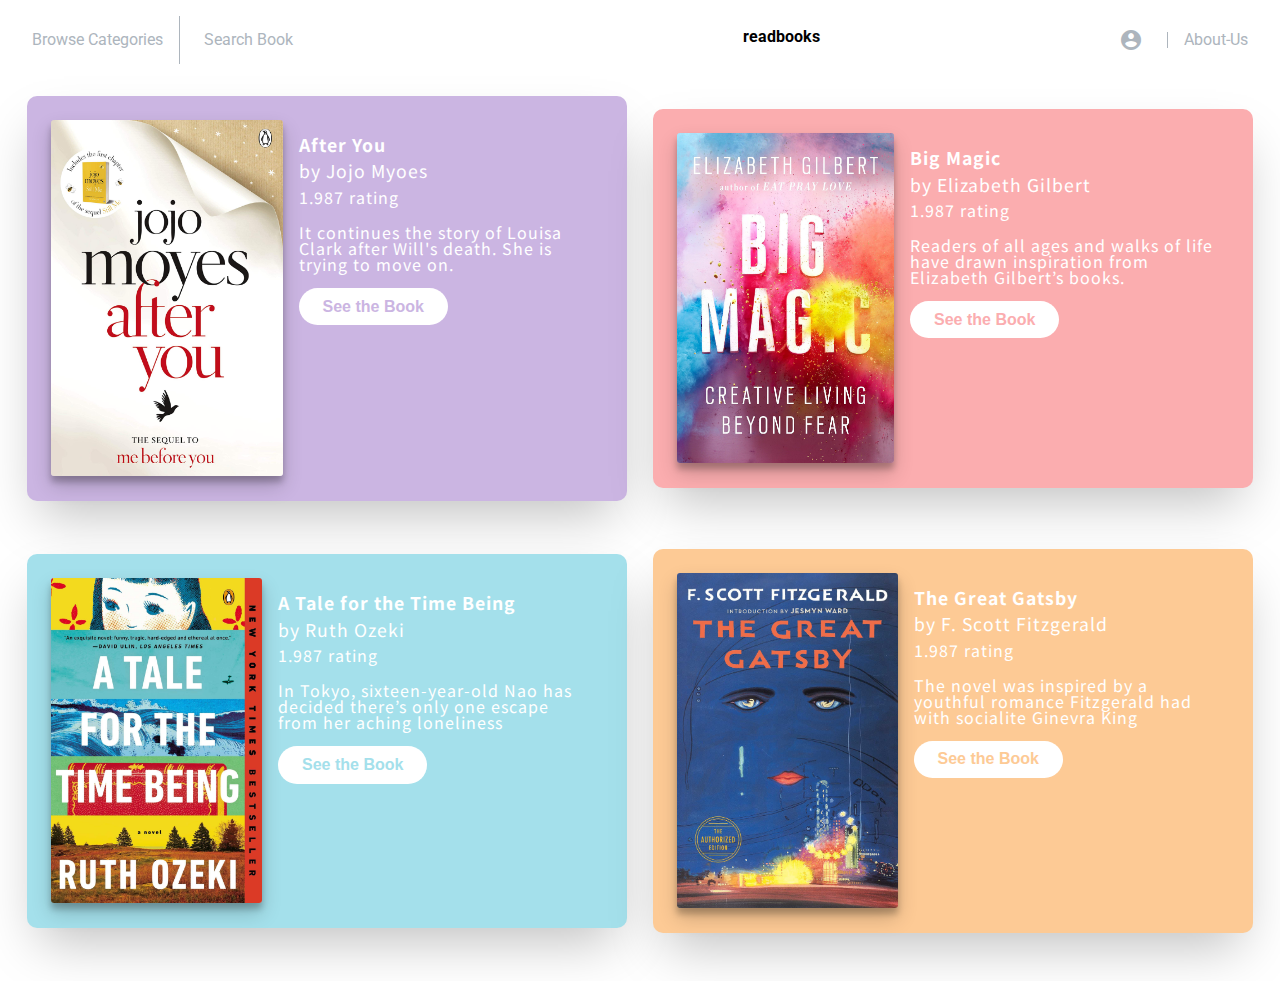
<file: bookstore/index.html>
<!DOCTYPE html>
<html lang="en">
  <head>
    <meta charset="UTF-8" />
    <meta http-equiv="X-UA-Compatible" content="IE=edge" />
    <meta name="viewport" content="width=device-width, initial-scale=1.0" />
    <title>Book-Store</title>
    <link rel="stylesheet" href="index.css" />

    <!-- Fonts...... -->
    <link rel="preconnect" href="https://fonts.gstatic.com" />
    <link
      href="https://fonts.googleapis.com/css2?family=Roboto:wght@300&display=swap"
      rel="stylesheet"
    />
    <link rel="preconnect" href="https://fonts.gstatic.com" crossorigin />
    <link
      href="https://fonts.googleapis.com/css2?family=Noto+Sans+JP:wght@300&display=swap"
      rel="stylesheet"
    />

    <!-- Google icons  -->
    <link
      href="https://fonts.googleapis.com/icon?family=Material+Icons"
      rel="stylesheet"
    />
  </head>

  <body>
    <nav class="nav-bar">
      <div class="nav1">
        <a href="">Browse Categories</a>
        <input type="text" id="search_book" placeholder="Search Book" />
      </div>
      <h3>readbooks</h3>
      <div class="icon-about">
        <i class="material-icons"
          ><span class="material-icons-outlined">account_circle</span></i
        >
        <a href="">About-Us</a>
      </div>
    </nav>

    <main>
      <div class="books">
        <div>
          <img src="images/afteryou.jpg" alt="" class="book-img" />
        </div>
        <div class="descp">
          <h2 class="book-name">After You</h2>
          <h3 class="author">by Jojo Myoes</h3>
          <h3 class="rating">1.987 rating</h3>
          <p class="info">
            It continues the story of Louisa Clark after Will's death. She is
            trying to move on.
          </p>
          <button type="submit">See the Book</button>
        </div>
      </div>

      <div class="books">
        <div>
          <img src="images/bigmagic.jpg" alt="" class="book-img" />
        </div>
        <div class="descp">
          <h2 class="book-name">Big Magic</h2>
          <h3 class="author">by Elizabeth Gilbert</h3>
          <h3 class="rating">1.987 rating</h3>
          <p class="info">
            Readers of all ages and walks of life have drawn inspiration from
            Elizabeth Gilbert’s books.
          </p>
          <button type="submit" id="b1">See the Book</button>
        </div>
      </div>

      <div class="books">
        <div>
          <img src="images/tale.jpg" alt="" class="book-img" />
        </div>
        <div class="descp">
          <h2 class="book-name">A Tale for the Time Being</h2>
          <h3 class="author">by Ruth Ozeki</h3>
          <h3 class="rating">1.987 rating</h3>
          <p class="info">
            In Tokyo, sixteen-year-old Nao has decided there’s only one escape
            from her aching loneliness
          </p>
          <button type="submit" id="b2">See the Book</button>
        </div>
      </div>

      <div class="books">
        <div>
          <img src="images/greatgatsby.jpg" alt="" class="book-img" />
        </div>
        <div class="descp">
          <h2 class="book-name">The Great Gatsby</h2>
          <h3 class="author">by F. Scott Fitzgerald</h3>
          <h3 class="rating">1.987 rating</h3>
          <p class="info">
            The novel was inspired by a youthful romance Fitzgerald had with
            socialite Ginevra King
          </p>
          <button type="submit" id="b3">See the Book</button>
        </div>
      </div>
    </main>
  </body>
</html>
</file>
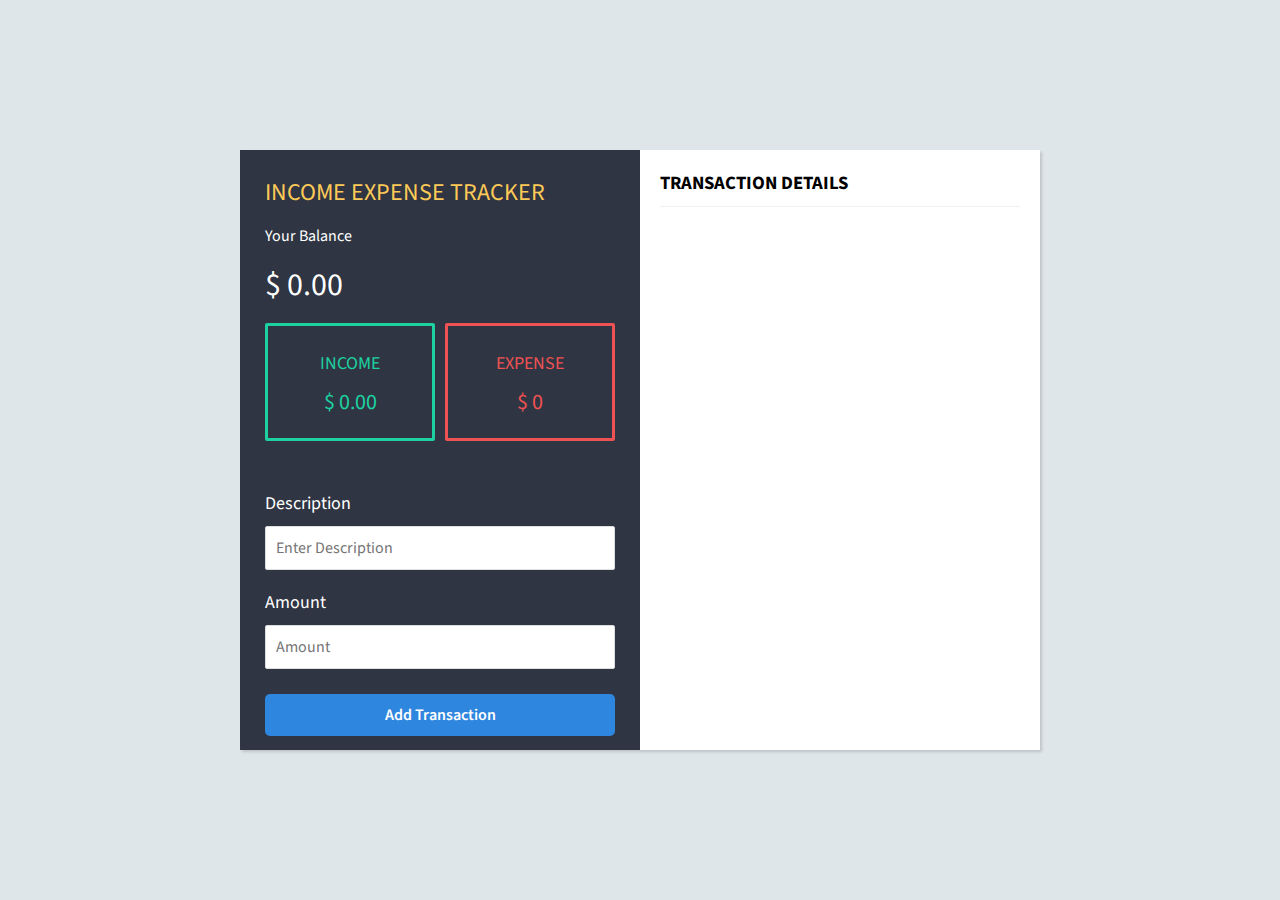
<file: Expenses Tracker/index.html>
<!DOCTYPE html>
<html lang="en">
  <head>
    <meta charset="UTF-8" />
    <meta http-equiv="X-UA-Compatible" content="IE=edge" />
    <meta name="viewport" content="width=device-width, initial-scale=1.0" />
    <title>Document</title>
    <link rel="stylesheet" href="style.css" />
  </head>
  <body>
    <div class="container">
      <div class="ledger">
        <h2>Income Expense Tracker</h2>
        <h4>Your Balance</h4>
        <h1 id="balance">$ 0.00</h1>
        <div class="inc-exp-container">
          <div class="inc">
            <h4>Income</h4>
            <p id="inc-amt" class="amt plus">$ 0.00</p>
          </div>
          <div class="exp">
            <h4>Expense</h4>
            <p id="exp-amt" class="amt minus">$ 0.00</p>
          </div>
        </div>
        <form action="#" id="form">
          <div class="form-control">
            <label for="desc">Description</label>
            <input
              type="text"
              name="desc"
              id="desc"
              placeholder="Enter Description"
            />
          </div>

          <div class="form-control">
            <label for="amount">Amount</label>
            <input
              type="number"
              name="amount"
              id="amount"
              placeholder="Amount"
            />
          </div>
          <button class="btn" type="submit">Add Transaction</button>
        </form>
      </div>
      <div class="transaction">
        <h3>Transaction Details</h3>
        <ul class="trans" id="trans">
          <li class="exp">
            Insurance
            <span>-1500</span>
            <button class="btn-del">x</button>
          </li>
          <li class="inc">
            Salary
            <span>35000</span>
            <button class="btn-del">x</button>
          </li>
          <li class="exp">
            Food
            <span>-350</span>
            <button class="btn-del">x</button>
          </li>
        </ul>
      </div>
    </div>
    <script src="app.js"></script>
  </body>
</html>
</file>
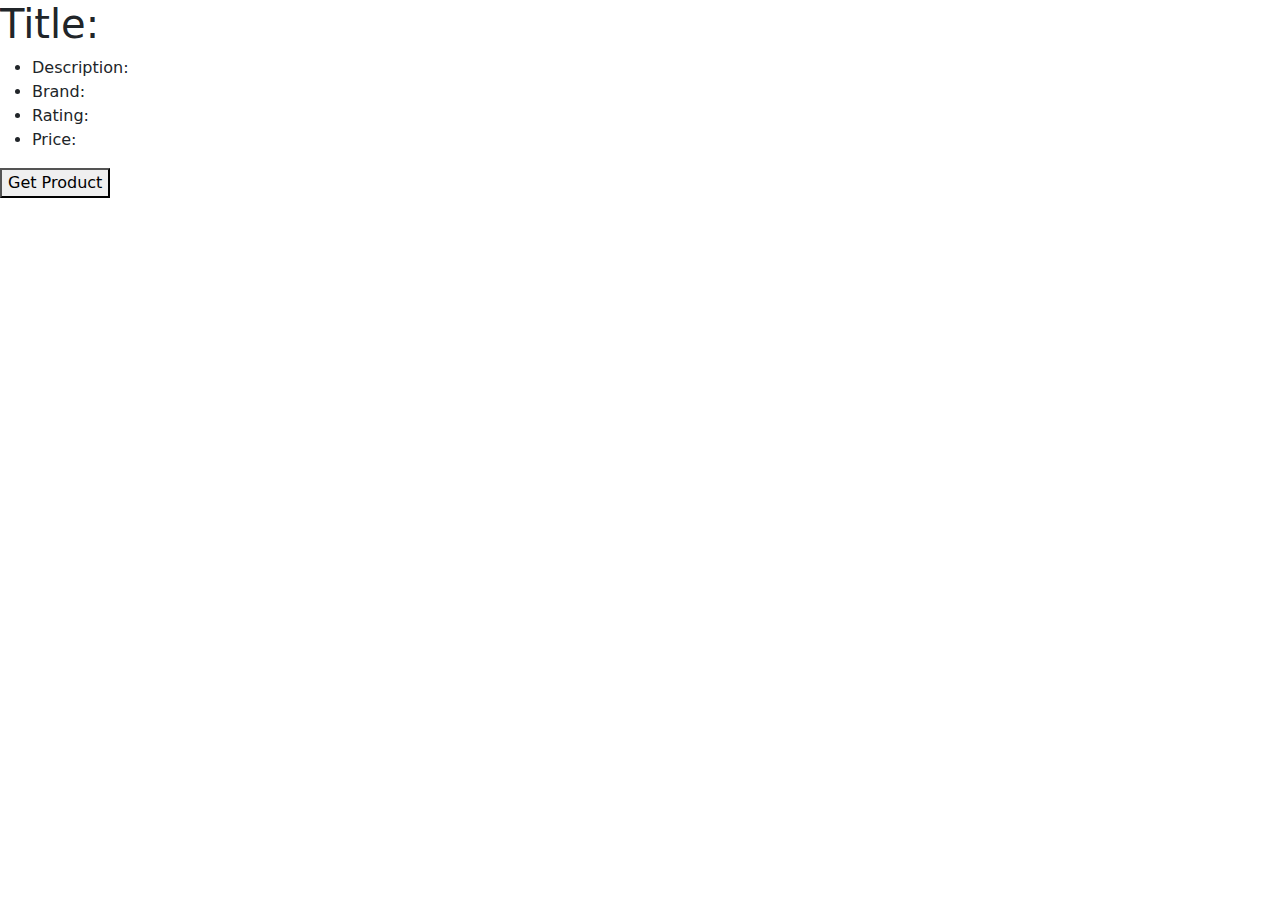
<file: product.html>
<!DOCTYPE html>
<html lang="en">
  <head>
    <meta charset="UTF-8" />
    <meta name="viewport" content="width=device-width, initial-scale=1.0" />
    <link
      href="https://cdn.jsdelivr.net/npm/bootstrap@5.3.3/dist/css/bootstrap.min.css"
      rel="stylesheet"
      integrity="sha384-QWTKZyjpPEjISv5WaRU9OFeRpok6YctnYmDr5pNlyT2bRjXh0JMhjY6hW+ALEwIH"
      crossorigin="anonymous"
    />
    <title>Product</title>
  </head>
  <body>
    <div>
      <h1 id="title">Title:</h1>
      <ul>
        <li id="des">Description:</li>
        <li id="brand">Brand:</li>
        <li id="rating">Rating:</li>
        <li id="price">Price:</li>
      </ul>
      <button id="btn" onclick="">Get Product</button>
    </div>
  </body>

  <script>
    let title = document.getElementById("title");
    let des = document.getElementById("des");
    let brand = document.getElementById("brand");
    let rating = document.getElementById("rating");
    let price = document.getElementById("price");
    let btn = document.getElementById("btn");

    const getProduct = async function () {
      const res = await fetch("https://dummyjson.com/products/1");
      const product = await res.json();

      title.textContent = `Title: ${product.title}`;
      des.textContent = `Description: ${product.description}`;
      brand.textContent = `Brand: ${product.brand}`;
      rating.textContent = `Rating: ${product.rating} Stars`;
      price.textContent = `Price: $${product.price}`;
    };

    btn.addEventListener("click", getProduct);
    getProduct();
  </script>
</html>
</file>
<file: bookstore/index.css>
html,
body,
div,
span,
applet,
object,
iframe,
h1,
h2,
h3,
h4,
h5,
h6,
p,
blockquote,
pre,
a,
abbr,
acronym,
address,
big,
cite,
code,
del,
dfn,
em,
img,
ins,
kbd,
q,
s,
samp,
small,
strike,
strong,
sub,
sup,
tt,
var,
b,
u,
i,
center,
dl,
dt,
dd,
ol,
ul,
li,
fieldset,
form,
label,
legend,
table,
caption,
tbody,
tfoot,
thead,
tr,
th,
td,
article,
aside,
canvas,
details,
embed,
figure,
figcaption,
footer,
header,
hgroup,
menu,
nav,
output,
ruby,
section,
summary,
time,
mark,
audio,
video {
  margin: 0;
  padding: 0;
  border: 0;
  font-size: 100%;
  font: inherit;
  vertical-align: baseline;
}
/* HTML5 display-role reset for older browsers */
article,
aside,
details,
figcaption,
figure,
footer,
header,
hgroup,
menu,
nav,
section {
  display: block;
}
body {
  line-height: 1;
}
ol,
ul {
  list-style: none;
}
blockquote,
q {
  quotes: none;
}
blockquote:before,
blockquote:after,
q:before,
q:after {
  content: "";
  content: none;
}
table {
  border-collapse: collapse;
  border-spacing: 0;
}

/* ---------------------------------------------------------- Main css -------------------------------------------------------------*/
body {
  font-family: "Roboto", sans-serif;
  min-height: 100vh;
}
/* ------------------------------------------------- for mobiles -------------------------------------------------------------------- */
@media (max-width: 900px) {
  /* ---------------------------------- NAV BAR ---------------------------- */
  .nav-bar {
    display: flex;
    flex-direction: column;
    justify-content: center;
    align-items: center;
  }
  .nav1 {
    display: flex;
    flex-direction: column;
    align-items: center;
  }
  .icon-about {
    display: flex;
    align-items: center;
    justify-content: center;
    margin-top: 0.5em;
    padding: 1em;
  }
  .nav1 a {
    margin-top: 0.5em;
    padding: 1em;
    border-bottom: 1px solid #adb5bd;
    color: #adb5bd;
    font-size: 1em;
    text-decoration: none;
    transform: translateY(103px);
  }
  .nav1 input {
    margin-top: 0.5em;
    border: none;
    border-bottom: 1px solid #adb5bd;
    padding: 0.8em 1em;
    font-size: 1em;
  }
  .nav1 input::placeholder {
    font-family: "Roboto", sans-serif;
    color: #adb5bd;
    font-size: 1em;
  }
  input:focus,
  textarea:focus,
  select:focus {
    outline: none;
  }
  .nav-bar h3 {
    margin-top: 0.5em;
    /* border-bottom: 1px solid #adb5bd; */
    padding: 0.8em 1em;
    font-size: 1em;
    font-weight: bold;
    transform: translateY(-103px);
  }
  .material-icons-outlined {
    color: #adb5bd;
    size: 2px;
    margin-right: 1em;
  }
  .icon-about a {
    text-decoration: none;
    color: #adb5bd;
    font-size: 1em;
    padding-left: 1em;
  }

  /* ------------------------- main book store ---------------------------- */
  main {
    margin-top: 1em;
    font-family: "Noto Sans JP", sans-serif;
  }
  .books {
    display: flex;
    flex-direction: row;
    background-color: #cbb5e2;
    border-radius: 10px;
    margin-bottom: 3em;
    box-shadow: rgba(0, 0, 0, 0.25) 0px 25px 50px -12px;
  }
  .books:nth-of-type(2) {
    background-color: #fbadaf;
  }
  .books:nth-of-type(3) {
    background-color: #a4e0eb;
  }
  .books:nth-of-type(4) {
    background-color: #fdca95;
  }
  .book-img {
    width: 100%;
    max-width: 1000px;
    margin: 1.5em;
    border-radius: 3px;
    transition: transform 1s;
    box-shadow: rgba(0, 0, 0, 0.19) 0px 10px 20px,
      rgba(0, 0, 0, 0.23) 0px 6px 6px;
  }
  .book-img:hover {
    transform: scale(1.05);
  }
  .descp {
    margin: 1.5em;
    padding: 1em;
  }
  .book-name {
    font-weight: bold;
    padding-bottom: 0.5em;
    font-size: 1.1em;
    letter-spacing: 1px;
    color: white;
  }
  .author {
    padding-bottom: 0.5em;
    font-size: 1.1em;
    letter-spacing: 1px;
    color: white;
  }
  .rating {
    padding-bottom: 1.2em;
    font-size: 1em;
    letter-spacing: 1px;
    color: white;
  }
  .info {
    font-size: 1em;
    letter-spacing: 1px;
    color: white;
  }
  .descp button {
    margin-top: 1em;
    background: none;
    border: none;
    color: #cbb5e2;
    background-color: white;
    padding: 0.6em 1.5em;
    font-size: 1em;
    border-radius: 20px;
    font-weight: bolder;
  }
  .descp button:hover {
    color: #a790f2;
  }
  #b1 {
    color: #fbadaf;
  }
  #b1:hover {
    color: #ff6e9f;
  }
  #b2 {
    color: #a4e0eb;
  }
  #b2:hover {
    color: #62cdec;
  }
  #b3 {
    color: #fdca95;
  }
  #b3:hover {
    color: #fb9124;
  }
}

/*--------------------------------------------------------------- fOR PC AND LAPTOPS -------------------------------------------- */
@media (min-width: 900px) {
  /* ----------------------------------------------------- Navbar ---------------------------------------------------------- */
  .nav-bar {
    display: flex;
    flex-direction: row;
    justify-content: space-between;
  }
  .nav1 {
    display: flex;
    flex-direction: row;
    margin-left: 1em;
    margin-bottom: 1em;
    margin-top: 1em;
  }
  .nav1 a {
    padding: 1em;
    border: none;
    border-right: 1px solid #adb5bd;
    color: #adb5bd;
    font-size: 1em;
    text-decoration: none;
  }
  .nav1 input {
    border: none;
    margin-left: 0.5em;
    padding: 0.8em 1em;
    font-size: 1em;
  }
  .nav1 input::placeholder {
    font-family: "Roboto", sans-serif;
    color: #adb5bd;
    font-size: 1em;
  }
  input:focus,
  textarea:focus,
  select:focus {
    outline: none;
  }
  .nav-bar h3 {
    padding: 0.8em 1em;
    margin-left: 1em;
    margin-bottom: 1em;
    margin-top: 1em;
    font-size: 1em;
    font-weight: bold;
  }
  .icon-about {
    display: flex;
    align-items: center;
  }
  .material-icons-outlined {
    color: #adb5bd;
    size: 2px;
    margin-right: 1em;
  }
  .icon-about a {
    margin-right: 2em;
    text-decoration: none;
    color: #adb5bd;
    font-size: 1em;
    border-left: 1px solid #adb5bd;
    padding-left: 1em;
  }

  /* ------------------- MAIN BOOKS ---------------------------------- */
  main {
    margin-top: 1em;
    font-family: "Noto Sans JP", sans-serif;
    display: flex;
    flex-direction: row;
    flex-wrap: wrap;
    justify-content: space-evenly;
    align-items: center;
  }
  .books {
    display: flex;
    flex-direction: row;
    width: 100%;
    max-width: 600px;
    justify-content: space-evenly;
    background-color: #cbb5e2;
    border-radius: 10px;
    margin-bottom: 3em;
    box-shadow: rgba(0, 0, 0, 0.25) 0px 25px 50px -12px;
  }
  .books:nth-of-type(2) {
    background-color: #fbadaf;
  }
  .books:nth-of-type(3) {
    background-color: #a4e0eb;
  }
  .books:nth-of-type(4) {
    background-color: #fdca95;
  }
  .book-img {
    width: 100%;
    max-width: 500px;
    border-radius: 3px;
    transition: transform 1s;
    margin: 1.5em;
    box-shadow: rgba(0, 0, 0, 0.19) 0px 10px 20px,
      rgba(0, 0, 0, 0.23) 0px 6px 6px;
  }
  .book-img:hover {
    transform: scale(1.05);
  }
  .descp {
    margin: 1.5em;
    padding: 1em;
  }
  .book-name {
    font-weight: bold;
    padding-bottom: 0.5em;
    font-size: 1.1em;
    letter-spacing: 1px;
    color: white;
  }
  .author {
    padding-bottom: 0.5em;
    font-size: 1.1em;
    letter-spacing: 1px;
    color: white;
  }
  .rating {
    padding-bottom: 1.2em;
    font-size: 1em;
    letter-spacing: 1px;
    color: white;
  }
  .info {
    font-size: 1em;
    letter-spacing: 1px;
    color: white;
  }
  .descp button {
    margin-top: 1em;
    background: none;
    border: none;
    color: #cbb5e2;
    background-color: white;
    padding: 0.6em 1.5em;
    font-size: 1em;
    border-radius: 20px;
    font-weight: bolder;
  }
  .descp button:hover {
    color: #a790f2;
  }
  #b1 {
    color: #fbadaf;
  }
  #b1:hover {
    color: #ff6e9f;
  }
  #b2 {
    color: #a4e0eb;
  }
  #b2:hover {
    color: #62cdec;
  }
  #b3 {
    color: #fdca95;
  }
  #b3:hover {
    color: #fb9124;
  }
}
</file>
<file: Expenses Tracker/style.css>
@import url("https://fonts.googleapis.com/css2?family=Source+Sans+Pro:ital,wght@0,300;0,400;0,700;0,900;1,600&display=swap");
* {
  margin: 0;
  padding: 0;
  box-sizing: border-box;
  font-family: "Source Sans Pro", sans-serif;
}

body {
  width: 100vw;
  height: 100vh;
  background-color: #dfe6e9;
  display: grid;
  place-items: center;
}

.container {
  width: 800px;
  height: 600px;
  background-color: #fff;
  box-shadow: rgba(0, 0, 0, 0.15) 1.95px 1.95px 2.6px;
  display: flex;
  user-select: none;
}

.ledger {
  background-color: #2f3542;
  padding: 20px;
  flex: 1;
  color: white;
}
.ledger h2 {
  text-transform: uppercase;
  color: #feca57;
}
.ledger h2,
.ledger h4,
.ledger h1 {
  font-weight: 400;
  margin-bottom: 5px;
  padding: 5px;
}
.inc-exp-container {
  display: flex;
  padding: 5px;
  gap: 10px;
}
.inc-exp-container div {
  text-align: center;
  text-transform: uppercase;
  padding: 20px;
  font-size: 18px;
  flex: 1;
  border-radius: 2px;
}

.inc-exp-container div p {
  font-size: 22px;
}
.inc-exp-container div.inc {
  border: 3px solid #1dd1a1;
  color: #1dd1a1;
}
.inc-exp-container div.exp {
  border: 3px solid #ee5253;
  color: #ee5253;
}

#form {
  padding: 5px;
  margin-top: 20px;
}
.form-control {
  margin-top: 10px;
}

label {
  display: inline-block;
  margin: 10px 0;
  font-size: 18px;
  font-weight: 400;
}

input[type="text"],
input[type="number"] {
  border: 1px solid #dedede;
  display: block;
  width: 100%;
  font-size: 16px;
  padding: 10px;
  outline: none;
  border-radius: 2px;
}

.btn {
  background-color: #2e86de;
  color: white;
  display: block;
  width: 100%;
  margin-top: 25px;
  padding: 10px;
  font-size: 16px;
  border: 0;
  font-weight: 600;
  border-radius: 5px;
}
.transaction {
  flex: 1;
  padding: 20px;
  display: flex;
  flex-direction: column;
  overflow-y: scroll;
}

.transaction h3 {
  text-transform: uppercase;
  padding-bottom: 10px;
  border-bottom: 1px solid #f1f1f1;
  margin-bottom: 5px;
}

.trans {
  list-style-type: none;
}
.trans li {
  background-color: #fff;
  color: #333;
  box-shadow: rgba(0, 0, 0, 0.02) 0px 1px 3px 0px,
    rgba(27, 31, 35, 0.15) 0px 0px 0px 1px;
  padding: 10px;
  margin: 10px 0;
  position: relative;
  display: flex;
  justify-content: space-between;
  font-weight: 600;
  cursor: pointer;
}

.trans li.inc {
  border-left: 5px solid #1dd1a1;
}
.trans li.exp {
  border-left: 5px solid #ee5253;
}
.btn-del {
  position: absolute;
  top: -10px;
  right: -10px;
  width: 20px;
  height: 20px;
  border-radius: 50%;
  font-weight: 600;
  color: #fff;
  background-color: #e74c3c;
  border: none;
  font-size: 18px;
  line-height: 20px;
  cursor: pointer;
  opacity: 0;
}

.trans li:hover .btn-del {
  opacity: 1;
}

::-webkit-scrollbar {
  width: 5px;
}
::-webkit-scrollbar-track {
  background-color: #f1f1f1;
}

::-webkit-scrollbar-thumb {
  background-color: #2e86de;
  border-radius: 8px;
}
</file>
